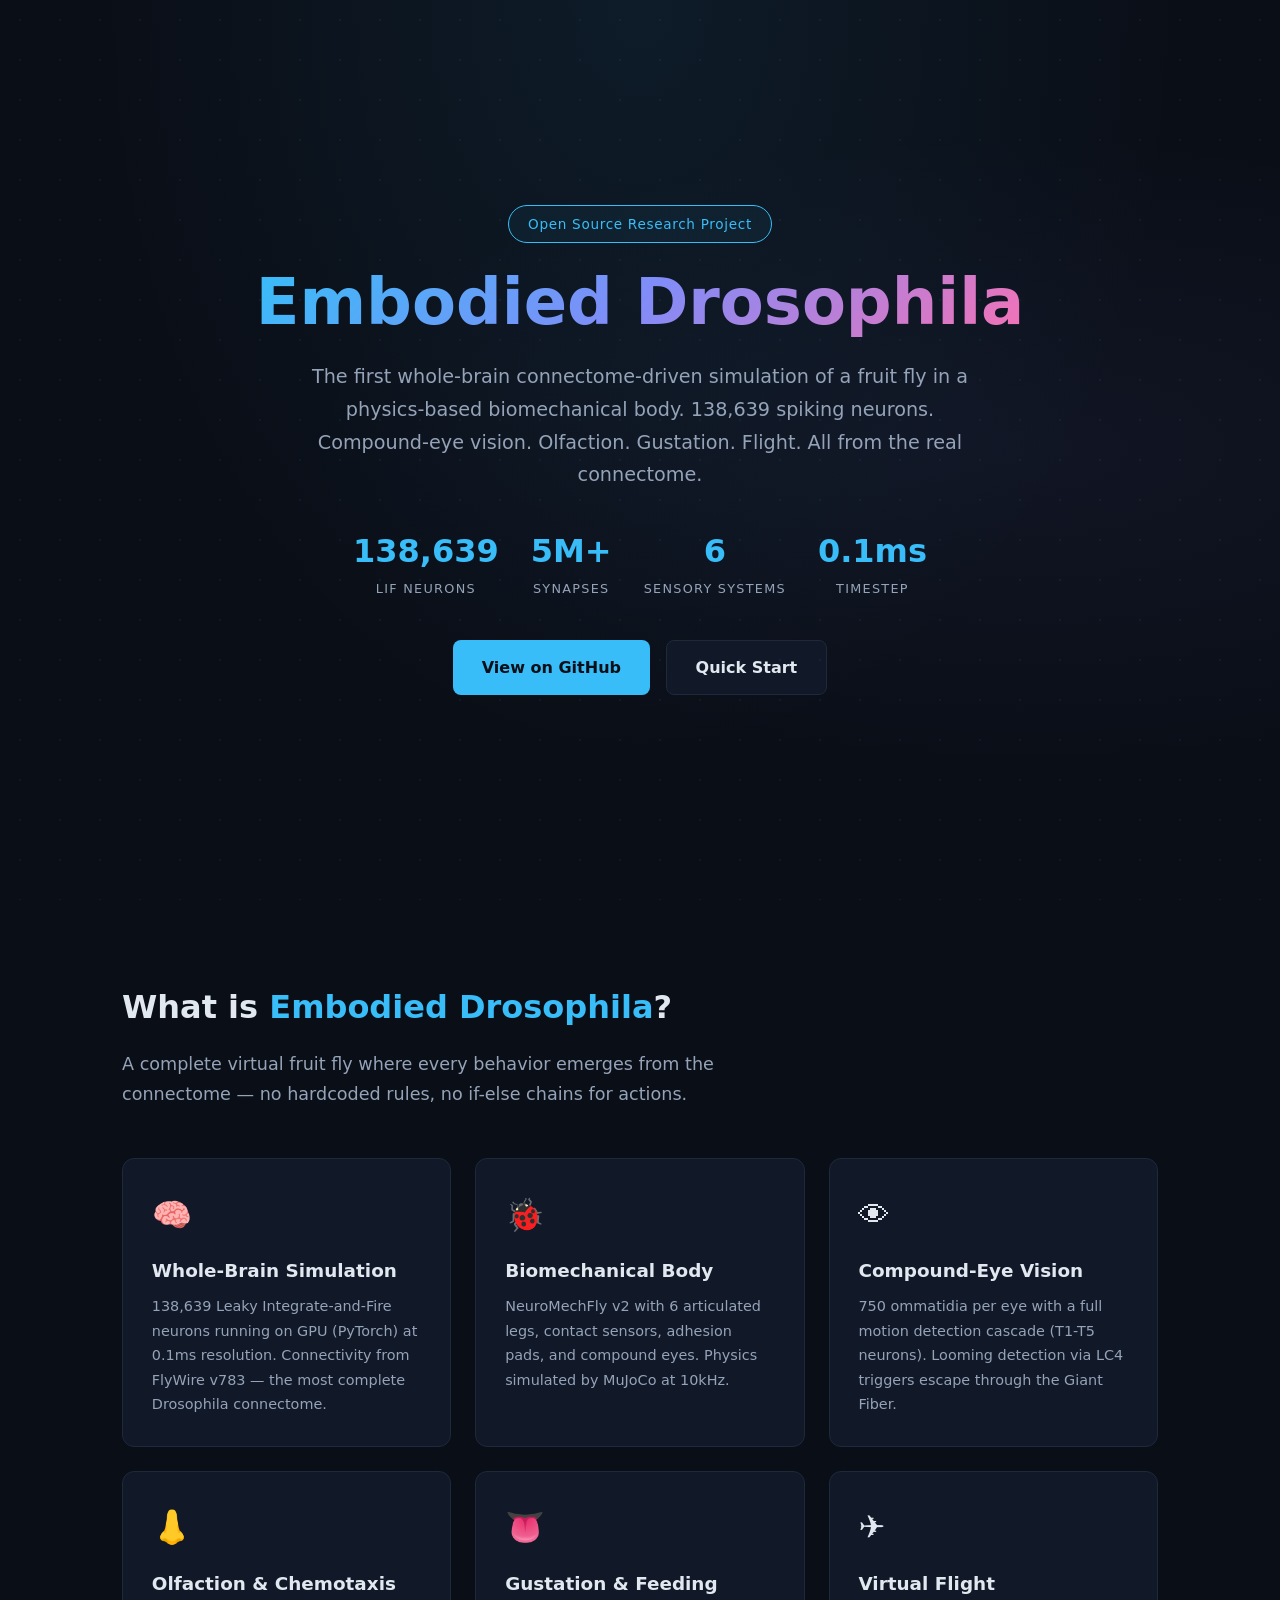
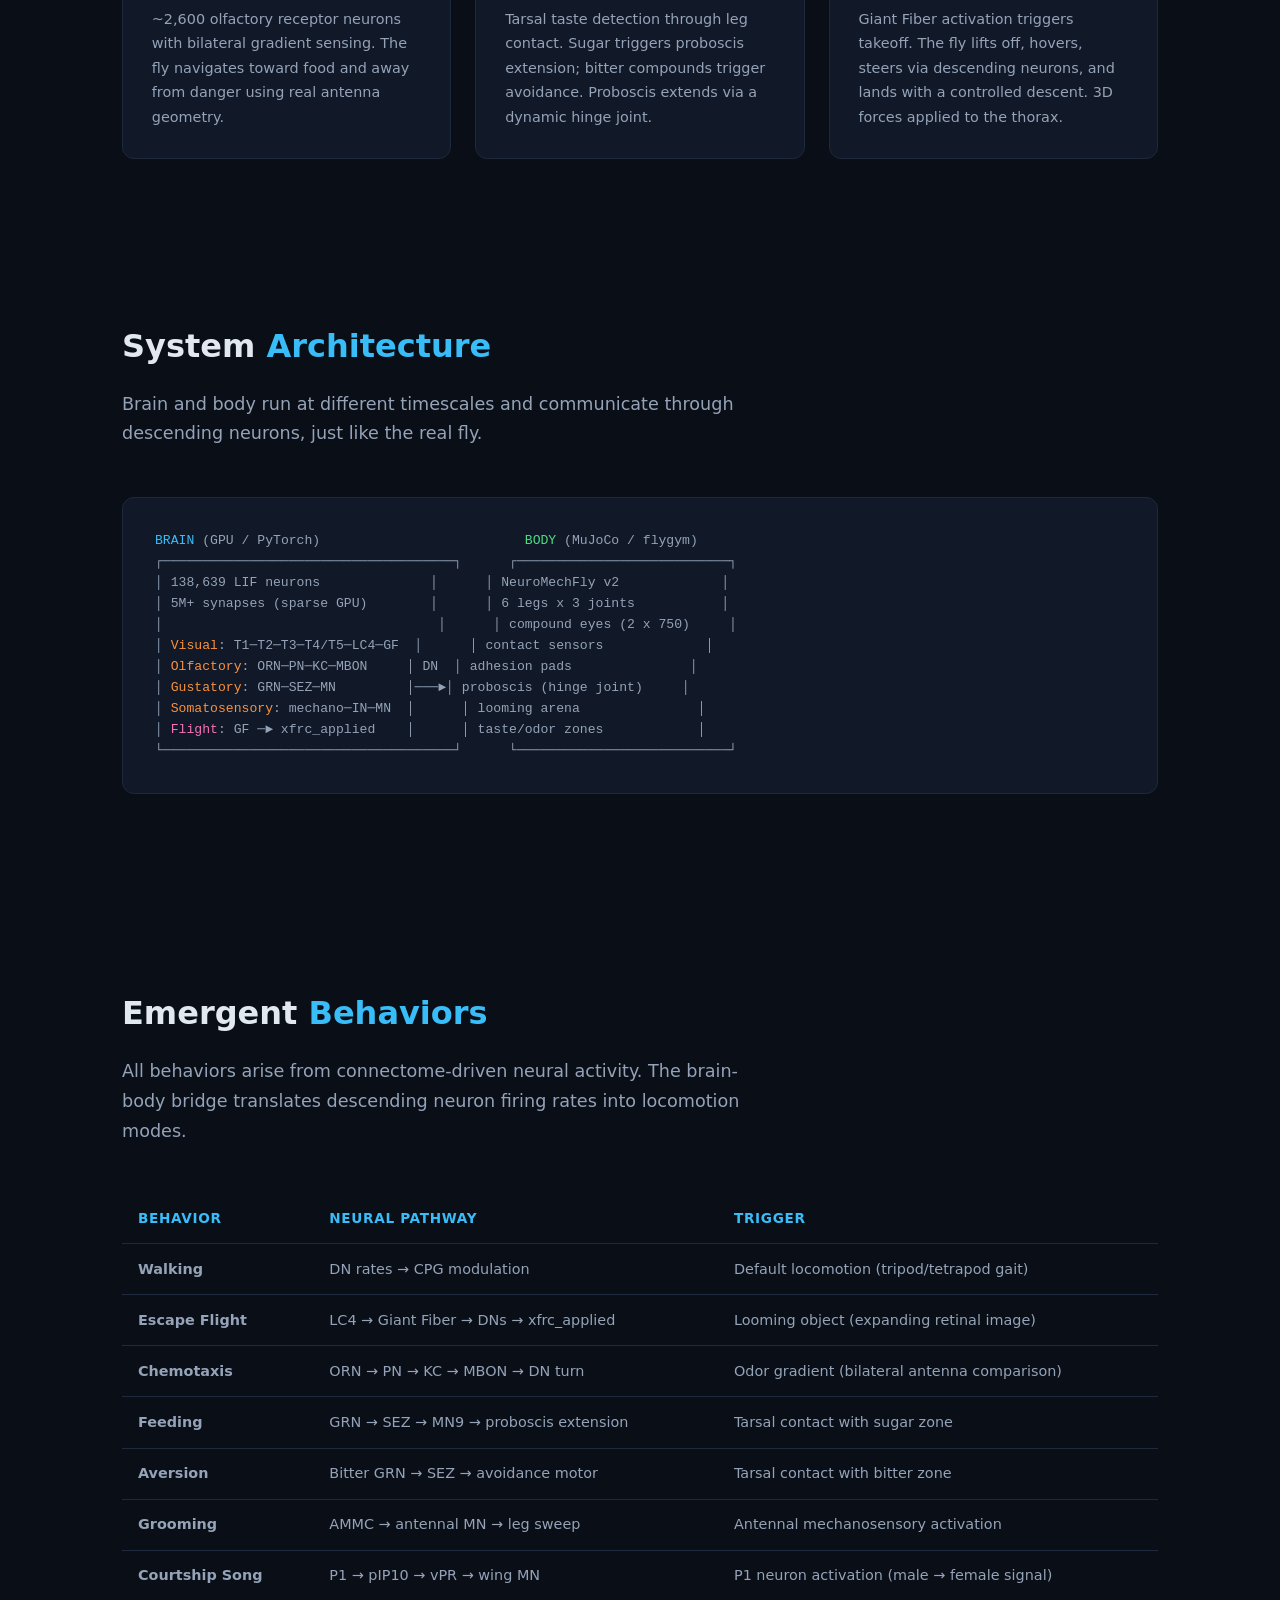
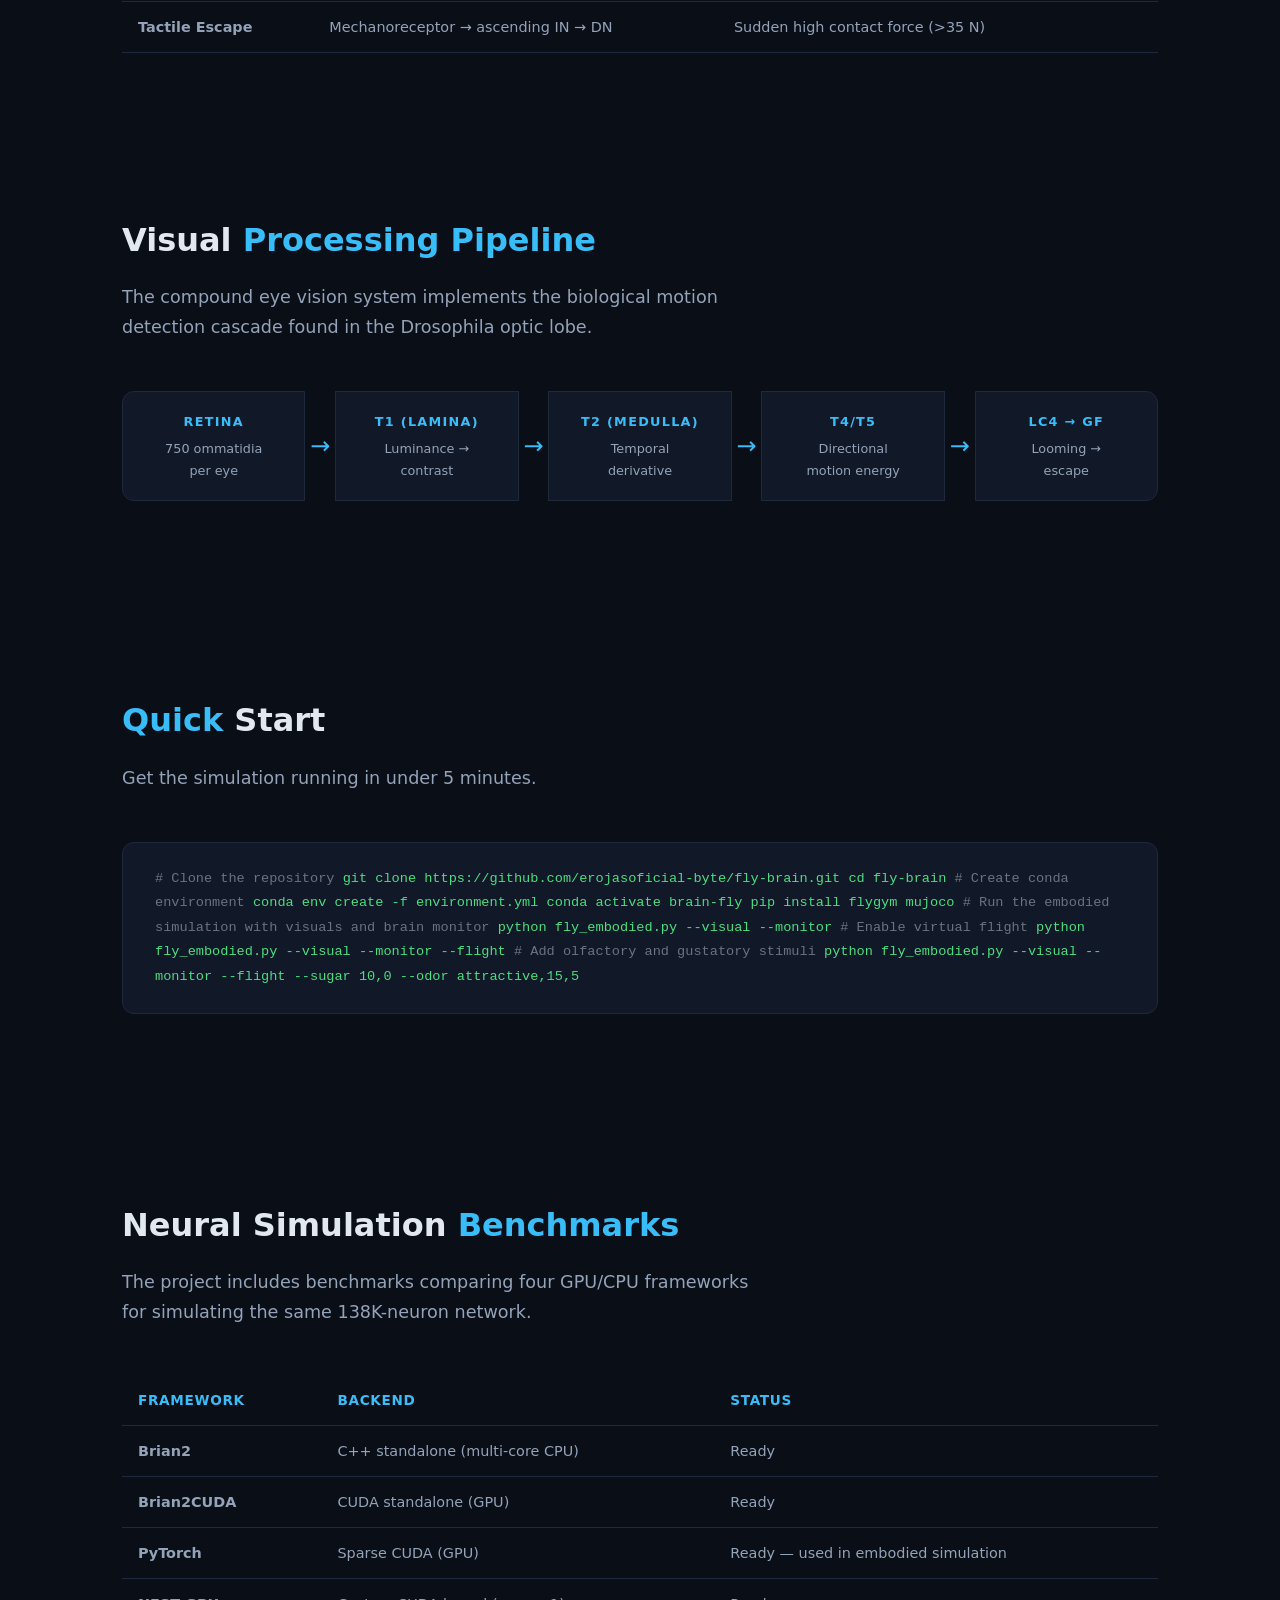
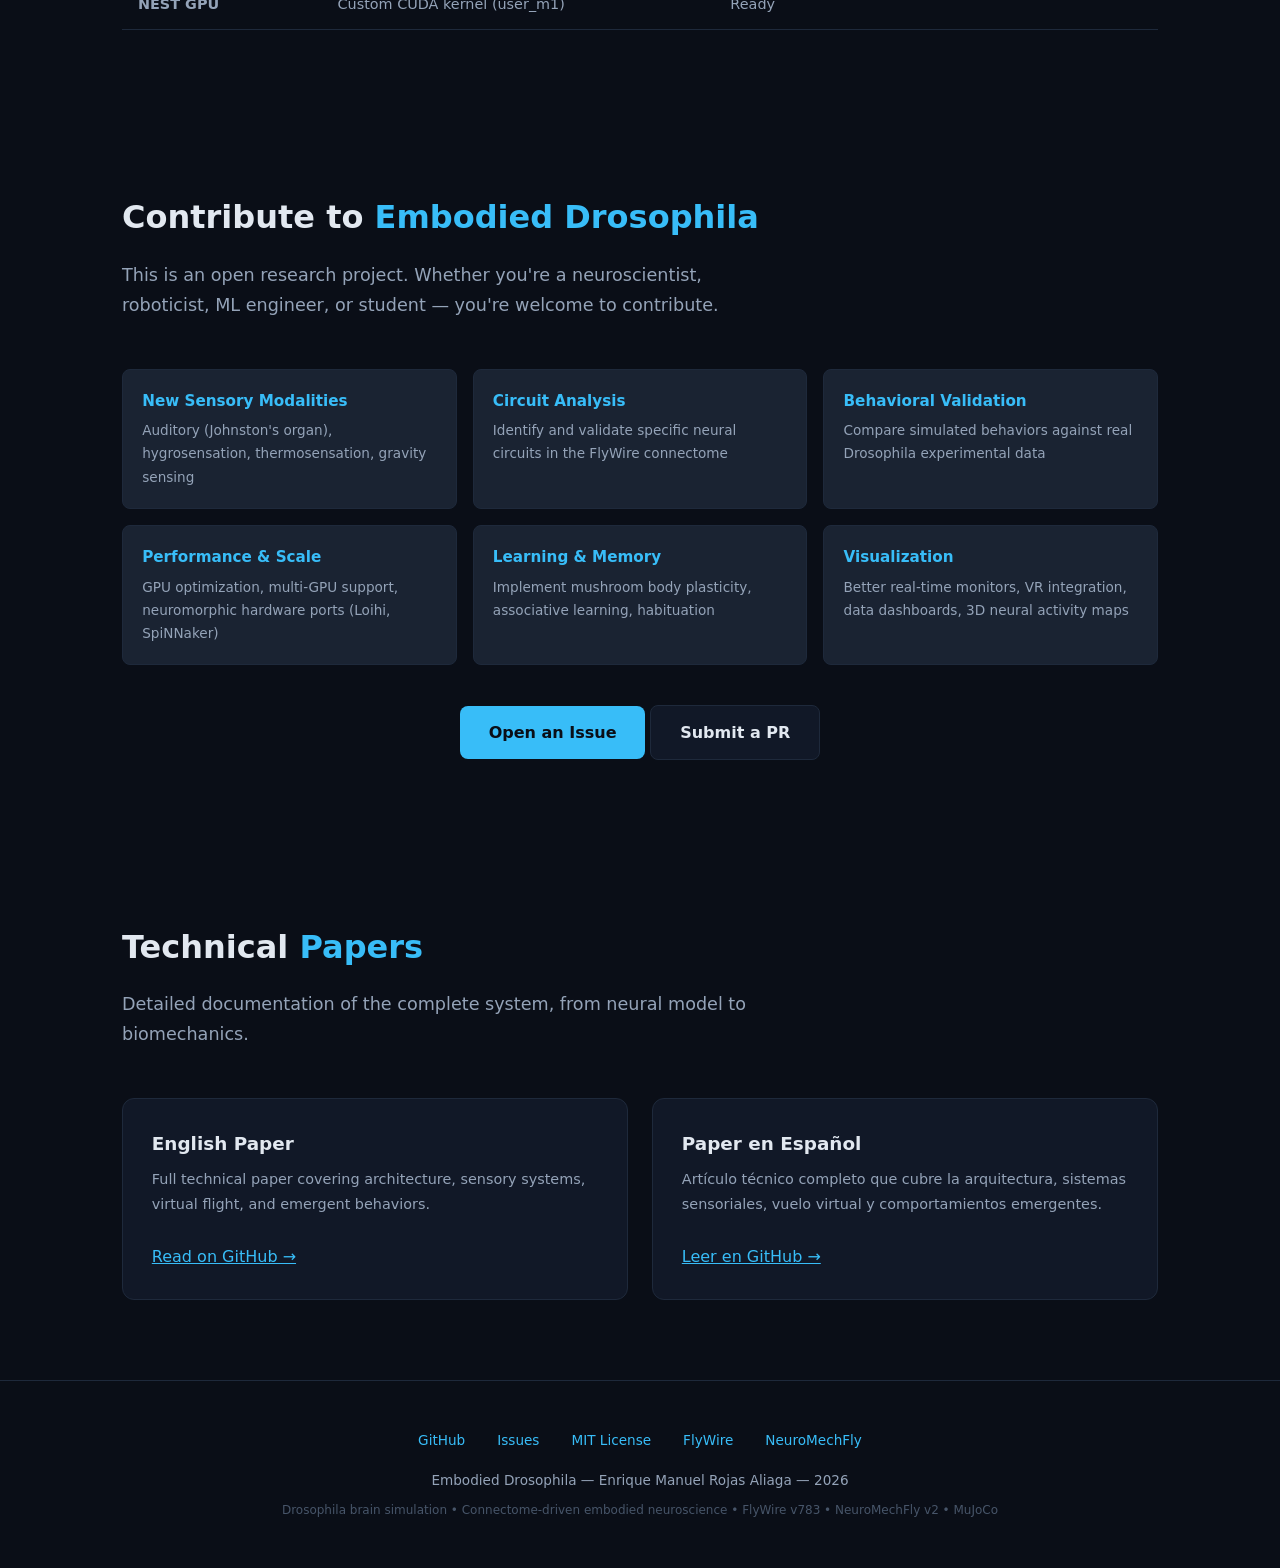
<file: fly-brain-embodied/docs/index.html>
<!DOCTYPE html>
<html lang="en">
<head>
    <meta charset="UTF-8">
    <meta name="viewport" content="width=device-width, initial-scale=1.0">
    <title>Embodied Drosophila — Whole-Brain Connectome Simulation in a Biomechanical Body</title>
    <meta name="description" content="138,639 spiking neurons from the FlyWire connectome driving a biomechanical fruit fly body with vision, olfaction, gustation, flight, and escape behaviors. Open-source GPU-accelerated simulation.">
    <meta name="keywords" content="Drosophila, fruit fly, brain simulation, connectome, spiking neural network, NeuroMechFly, MuJoCo, embodied neuroscience, computational neuroscience, FlyWire, whole-brain model, virtual flight, escape behavior, Giant Fiber, GPU simulation, PyTorch, LIF neurons">
    <meta name="author" content="E. Rojas — Enrique Manuel Rojas Aliaga">
    <meta name="robots" content="index, follow">
    <link rel="canonical" href="https://erojasoficial-byte.github.io/fly-brain/">

    <!-- Open Graph -->
    <meta property="og:title" content="Embodied Drosophila — 138K-Neuron Brain in a Virtual Body">
    <meta property="og:description" content="The first whole-brain connectome-driven embodied fruit fly simulation. 138,639 LIF neurons on GPU connected to a biomechanical body with compound-eye vision, olfaction, gustation, flight, and emergent behaviors.">
    <meta property="og:type" content="website">
    <meta property="og:url" content="https://erojasoficial-byte.github.io/fly-brain/">

    <!-- Twitter -->
    <meta name="twitter:card" content="summary_large_image">
    <meta name="twitter:title" content="Embodied Drosophila — 138K-Neuron Brain Simulation">
    <meta name="twitter:description" content="Whole-brain connectome simulation in a physics-based biomechanical body. Open source.">

    <!-- JSON-LD Structured Data -->
    <script type="application/ld+json">
    {
        "@context": "https://schema.org",
        "@type": "SoftwareApplication",
        "name": "Embodied Drosophila",
        "description": "138,639 spiking neuron whole-brain simulation of Drosophila melanogaster connected to a biomechanical body (NeuroMechFly v2) with compound-eye vision, olfaction, gustation, somatosensation, courtship song, and virtual flight.",
        "applicationCategory": "Scientific Software",
        "operatingSystem": "Windows, Linux",
        "url": "https://github.com/erojasoficial-byte/fly-brain",
        "author": {
            "@type": "Person",
            "name": "Enrique Manuel Rojas Aliaga"
        },
        "license": "https://opensource.org/licenses/MIT",
        "programmingLanguage": ["Python", "CUDA"],
        "keywords": "Drosophila, connectome, spiking neural network, embodied neuroscience, computational neuroscience, NeuroMechFly, MuJoCo"
    }
    </script>

    <style>
        :root {
            --bg: #0a0e17;
            --bg2: #111827;
            --bg3: #1a2332;
            --text: #e2e8f0;
            --text2: #94a3b8;
            --accent: #38bdf8;
            --accent2: #818cf8;
            --green: #4ade80;
            --orange: #fb923c;
            --pink: #f472b6;
            --border: #1e293b;
        }

        * { margin: 0; padding: 0; box-sizing: border-box; }

        body {
            font-family: 'Segoe UI', system-ui, -apple-system, sans-serif;
            background: var(--bg);
            color: var(--text);
            line-height: 1.7;
            overflow-x: hidden;
        }

        /* Hero */
        .hero {
            min-height: 100vh;
            display: flex;
            flex-direction: column;
            justify-content: center;
            align-items: center;
            text-align: center;
            padding: 2rem;
            background: radial-gradient(ellipse at 50% 0%, rgba(56, 189, 248, 0.08) 0%, transparent 60%),
                        radial-gradient(ellipse at 80% 50%, rgba(129, 140, 248, 0.06) 0%, transparent 50%),
                        var(--bg);
            position: relative;
        }

        .hero::before {
            content: '';
            position: absolute;
            top: 0; left: 0; right: 0; bottom: 0;
            background-image: radial-gradient(rgba(56, 189, 248, 0.07) 1px, transparent 1px);
            background-size: 40px 40px;
            pointer-events: none;
        }

        .hero-badge {
            display: inline-block;
            padding: 0.4rem 1.2rem;
            border: 1px solid var(--accent);
            border-radius: 50px;
            color: var(--accent);
            font-size: 0.85rem;
            letter-spacing: 0.05em;
            margin-bottom: 1.5rem;
            background: rgba(56, 189, 248, 0.05);
        }

        h1 {
            font-size: clamp(2.2rem, 5vw, 4rem);
            font-weight: 800;
            line-height: 1.1;
            margin-bottom: 1.5rem;
            background: linear-gradient(135deg, #38bdf8, #818cf8, #f472b6);
            -webkit-background-clip: text;
            -webkit-text-fill-color: transparent;
            background-clip: text;
        }

        .hero p {
            font-size: 1.2rem;
            color: var(--text2);
            max-width: 700px;
            margin-bottom: 2rem;
        }

        .hero-stats {
            display: flex;
            gap: 2rem;
            flex-wrap: wrap;
            justify-content: center;
            margin-bottom: 2.5rem;
        }

        .stat {
            text-align: center;
        }

        .stat-value {
            font-size: 2rem;
            font-weight: 800;
            color: var(--accent);
        }

        .stat-label {
            font-size: 0.8rem;
            color: var(--text2);
            text-transform: uppercase;
            letter-spacing: 0.1em;
        }

        .cta-group {
            display: flex;
            gap: 1rem;
            flex-wrap: wrap;
            justify-content: center;
        }

        .btn {
            display: inline-flex;
            align-items: center;
            gap: 0.5rem;
            padding: 0.8rem 1.8rem;
            border-radius: 8px;
            font-size: 1rem;
            font-weight: 600;
            text-decoration: none;
            transition: all 0.2s;
        }

        .btn-primary {
            background: var(--accent);
            color: var(--bg);
        }

        .btn-primary:hover {
            background: #7dd3fc;
            transform: translateY(-2px);
            box-shadow: 0 8px 30px rgba(56, 189, 248, 0.3);
        }

        .btn-secondary {
            border: 1px solid var(--border);
            color: var(--text);
            background: var(--bg2);
        }

        .btn-secondary:hover {
            border-color: var(--accent);
            background: var(--bg3);
        }

        /* Sections */
        section {
            padding: 5rem 2rem;
            max-width: 1100px;
            margin: 0 auto;
        }

        h2 {
            font-size: 2rem;
            font-weight: 700;
            margin-bottom: 1rem;
            color: var(--text);
        }

        h2 span {
            color: var(--accent);
        }

        .section-sub {
            color: var(--text2);
            font-size: 1.1rem;
            margin-bottom: 3rem;
            max-width: 650px;
        }

        /* Architecture diagram */
        .arch-box {
            background: var(--bg2);
            border: 1px solid var(--border);
            border-radius: 12px;
            padding: 2rem;
            font-family: 'Cascadia Code', 'Fira Code', monospace;
            font-size: 0.82rem;
            line-height: 1.6;
            overflow-x: auto;
            white-space: pre;
            color: var(--text2);
            margin-bottom: 2rem;
        }

        .arch-box .hl { color: var(--accent); }
        .arch-box .hl2 { color: var(--green); }
        .arch-box .hl3 { color: var(--orange); }
        .arch-box .hl4 { color: var(--pink); }

        /* Feature grid */
        .features {
            display: grid;
            grid-template-columns: repeat(auto-fit, minmax(300px, 1fr));
            gap: 1.5rem;
        }

        .feature-card {
            background: var(--bg2);
            border: 1px solid var(--border);
            border-radius: 12px;
            padding: 1.8rem;
            transition: all 0.2s;
        }

        .feature-card:hover {
            border-color: var(--accent);
            transform: translateY(-3px);
            box-shadow: 0 8px 30px rgba(0,0,0,0.3);
        }

        .feature-icon {
            font-size: 2rem;
            margin-bottom: 0.8rem;
        }

        .feature-card h3 {
            font-size: 1.15rem;
            margin-bottom: 0.5rem;
            color: var(--text);
        }

        .feature-card p {
            color: var(--text2);
            font-size: 0.9rem;
        }

        /* Pipeline section */
        .pipeline {
            display: flex;
            flex-wrap: wrap;
            gap: 0;
            align-items: stretch;
            margin-bottom: 2rem;
        }

        .pipe-step {
            flex: 1;
            min-width: 150px;
            padding: 1.2rem;
            background: var(--bg2);
            border: 1px solid var(--border);
            text-align: center;
            position: relative;
        }

        .pipe-step:first-child { border-radius: 12px 0 0 12px; }
        .pipe-step:last-child { border-radius: 0 12px 12px 0; }

        .pipe-step h4 {
            color: var(--accent);
            font-size: 0.8rem;
            text-transform: uppercase;
            letter-spacing: 0.1em;
            margin-bottom: 0.3rem;
        }

        .pipe-step p {
            color: var(--text2);
            font-size: 0.8rem;
        }

        .pipe-arrow {
            display: flex;
            align-items: center;
            color: var(--accent);
            font-size: 1.5rem;
            padding: 0 0.3rem;
        }

        /* Behavior table */
        .behavior-table {
            width: 100%;
            border-collapse: collapse;
            margin-top: 1rem;
        }

        .behavior-table th,
        .behavior-table td {
            padding: 0.8rem 1rem;
            text-align: left;
            border-bottom: 1px solid var(--border);
        }

        .behavior-table th {
            color: var(--accent);
            font-weight: 600;
            font-size: 0.85rem;
            text-transform: uppercase;
            letter-spacing: 0.05em;
        }

        .behavior-table td {
            color: var(--text2);
            font-size: 0.9rem;
        }

        .behavior-table tr:hover td {
            color: var(--text);
        }

        /* Code block */
        .code-block {
            background: var(--bg2);
            border: 1px solid var(--border);
            border-radius: 12px;
            padding: 1.5rem 2rem;
            font-family: 'Cascadia Code', 'Fira Code', monospace;
            font-size: 0.85rem;
            overflow-x: auto;
            margin: 1.5rem 0;
            line-height: 1.8;
        }

        .code-block .comment { color: #6b7280; }
        .code-block .cmd { color: var(--green); }

        /* Contribute */
        .contribute-grid {
            display: grid;
            grid-template-columns: repeat(auto-fit, minmax(250px, 1fr));
            gap: 1rem;
            margin-top: 1.5rem;
        }

        .contrib-item {
            background: var(--bg3);
            border: 1px solid var(--border);
            border-radius: 8px;
            padding: 1.2rem;
        }

        .contrib-item h4 {
            color: var(--accent);
            margin-bottom: 0.3rem;
            font-size: 0.95rem;
        }

        .contrib-item p {
            color: var(--text2);
            font-size: 0.85rem;
        }

        /* Footer */
        footer {
            text-align: center;
            padding: 3rem 2rem;
            border-top: 1px solid var(--border);
            color: var(--text2);
            font-size: 0.85rem;
        }

        footer a {
            color: var(--accent);
            text-decoration: none;
        }

        footer a:hover {
            text-decoration: underline;
        }

        .footer-links {
            display: flex;
            justify-content: center;
            gap: 2rem;
            margin-bottom: 1rem;
            flex-wrap: wrap;
        }

        /* Responsive */
        @media (max-width: 768px) {
            .hero-stats { gap: 1.2rem; }
            .stat-value { font-size: 1.5rem; }
            .pipe-arrow { display: none; }
            .pipe-step { border-radius: 8px !important; }
            .pipeline { flex-direction: column; gap: 0.5rem; }
            section { padding: 3rem 1.2rem; }
        }
    </style>
</head>
<body>

<!-- ==================== HERO ==================== -->
<div class="hero">
    <span class="hero-badge">Open Source Research Project</span>
    <h1>Embodied Drosophila</h1>
    <p>The first whole-brain connectome-driven simulation of a fruit fly in a physics-based biomechanical body. 138,639 spiking neurons. Compound-eye vision. Olfaction. Gustation. Flight. All from the real connectome.</p>

    <div class="hero-stats">
        <div class="stat">
            <div class="stat-value">138,639</div>
            <div class="stat-label">LIF Neurons</div>
        </div>
        <div class="stat">
            <div class="stat-value">5M+</div>
            <div class="stat-label">Synapses</div>
        </div>
        <div class="stat">
            <div class="stat-value">6</div>
            <div class="stat-label">Sensory Systems</div>
        </div>
        <div class="stat">
            <div class="stat-value">0.1ms</div>
            <div class="stat-label">Timestep</div>
        </div>
    </div>

    <div class="cta-group">
        <a href="https://github.com/erojasoficial-byte/fly-brain" class="btn btn-primary">
            View on GitHub
        </a>
        <a href="#quickstart" class="btn btn-secondary">
            Quick Start
        </a>
    </div>
</div>

<!-- ==================== WHAT ==================== -->
<section>
    <h2>What is <span>Embodied Drosophila</span>?</h2>
    <p class="section-sub">A complete virtual fruit fly where every behavior emerges from the connectome — no hardcoded rules, no if-else chains for actions.</p>

    <div class="features">
        <div class="feature-card">
            <div class="feature-icon">&#x1F9E0;</div>
            <h3>Whole-Brain Simulation</h3>
            <p>138,639 Leaky Integrate-and-Fire neurons running on GPU (PyTorch) at 0.1ms resolution. Connectivity from FlyWire v783 — the most complete Drosophila connectome.</p>
        </div>
        <div class="feature-card">
            <div class="feature-icon">&#x1F41E;</div>
            <h3>Biomechanical Body</h3>
            <p>NeuroMechFly v2 with 6 articulated legs, contact sensors, adhesion pads, and compound eyes. Physics simulated by MuJoCo at 10kHz.</p>
        </div>
        <div class="feature-card">
            <div class="feature-icon">&#x1F441;</div>
            <h3>Compound-Eye Vision</h3>
            <p>750 ommatidia per eye with a full motion detection cascade (T1-T5 neurons). Looming detection via LC4 triggers escape through the Giant Fiber.</p>
        </div>
        <div class="feature-card">
            <div class="feature-icon">&#x1F443;</div>
            <h3>Olfaction &amp; Chemotaxis</h3>
            <p>~2,600 olfactory receptor neurons with bilateral gradient sensing. The fly navigates toward food and away from danger using real antenna geometry.</p>
        </div>
        <div class="feature-card">
            <div class="feature-icon">&#x1F445;</div>
            <h3>Gustation &amp; Feeding</h3>
            <p>Tarsal taste detection through leg contact. Sugar triggers proboscis extension; bitter compounds trigger avoidance. Proboscis extends via a dynamic hinge joint.</p>
        </div>
        <div class="feature-card">
            <div class="feature-icon">&#x2708;&#xFE0F;</div>
            <h3>Virtual Flight</h3>
            <p>Giant Fiber activation triggers takeoff. The fly lifts off, hovers, steers via descending neurons, and lands with a controlled descent. 3D forces applied to the thorax.</p>
        </div>
    </div>
</section>

<!-- ==================== ARCHITECTURE ==================== -->
<section>
    <h2>System <span>Architecture</span></h2>
    <p class="section-sub">Brain and body run at different timescales and communicate through descending neurons, just like the real fly.</p>

    <div class="arch-box"><span class="hl">BRAIN</span> (GPU / PyTorch)                          <span class="hl2">BODY</span> (MuJoCo / flygym)
&#9484;&#9472;&#9472;&#9472;&#9472;&#9472;&#9472;&#9472;&#9472;&#9472;&#9472;&#9472;&#9472;&#9472;&#9472;&#9472;&#9472;&#9472;&#9472;&#9472;&#9472;&#9472;&#9472;&#9472;&#9472;&#9472;&#9472;&#9472;&#9472;&#9472;&#9472;&#9472;&#9472;&#9472;&#9472;&#9472;&#9472;&#9472;&#9488;      &#9484;&#9472;&#9472;&#9472;&#9472;&#9472;&#9472;&#9472;&#9472;&#9472;&#9472;&#9472;&#9472;&#9472;&#9472;&#9472;&#9472;&#9472;&#9472;&#9472;&#9472;&#9472;&#9472;&#9472;&#9472;&#9472;&#9472;&#9472;&#9488;
&#9474; 138,639 LIF neurons              &#9474;      &#9474; NeuroMechFly v2             &#9474;
&#9474; 5M+ synapses (sparse GPU)        &#9474;      &#9474; 6 legs x 3 joints           &#9474;
&#9474;                                   &#9474;      &#9474; compound eyes (2 x 750)     &#9474;
&#9474; <span class="hl3">Visual</span>: T1&#9472;T2&#9472;T3&#9472;T4/T5&#9472;LC4&#9472;GF  &#9474;      &#9474; contact sensors             &#9474;
&#9474; <span class="hl3">Olfactory</span>: ORN&#9472;PN&#9472;KC&#9472;MBON     &#9474; DN  &#9474; adhesion pads               &#9474;
&#9474; <span class="hl3">Gustatory</span>: GRN&#9472;SEZ&#9472;MN         &#9474;&#9472;&#9472;&#9472;&#9658;&#9474; proboscis (hinge joint)     &#9474;
&#9474; <span class="hl3">Somatosensory</span>: mechano&#9472;IN&#9472;MN  &#9474;      &#9474; looming arena               &#9474;
&#9474; <span class="hl4">Flight</span>: GF &#9472;&#9658; xfrc_applied    &#9474;      &#9474; taste/odor zones            &#9474;
&#9492;&#9472;&#9472;&#9472;&#9472;&#9472;&#9472;&#9472;&#9472;&#9472;&#9472;&#9472;&#9472;&#9472;&#9472;&#9472;&#9472;&#9472;&#9472;&#9472;&#9472;&#9472;&#9472;&#9472;&#9472;&#9472;&#9472;&#9472;&#9472;&#9472;&#9472;&#9472;&#9472;&#9472;&#9472;&#9472;&#9472;&#9472;&#9496;      &#9492;&#9472;&#9472;&#9472;&#9472;&#9472;&#9472;&#9472;&#9472;&#9472;&#9472;&#9472;&#9472;&#9472;&#9472;&#9472;&#9472;&#9472;&#9472;&#9472;&#9472;&#9472;&#9472;&#9472;&#9472;&#9472;&#9472;&#9472;&#9496;</div>
</section>

<!-- ==================== BEHAVIORS ==================== -->
<section>
    <h2>Emergent <span>Behaviors</span></h2>
    <p class="section-sub">All behaviors arise from connectome-driven neural activity. The brain-body bridge translates descending neuron firing rates into locomotion modes.</p>

    <table class="behavior-table">
        <thead>
            <tr>
                <th>Behavior</th>
                <th>Neural Pathway</th>
                <th>Trigger</th>
            </tr>
        </thead>
        <tbody>
            <tr>
                <td><strong>Walking</strong></td>
                <td>DN rates &rarr; CPG modulation</td>
                <td>Default locomotion (tripod/tetrapod gait)</td>
            </tr>
            <tr>
                <td><strong>Escape Flight</strong></td>
                <td>LC4 &rarr; Giant Fiber &rarr; DNs &rarr; xfrc_applied</td>
                <td>Looming object (expanding retinal image)</td>
            </tr>
            <tr>
                <td><strong>Chemotaxis</strong></td>
                <td>ORN &rarr; PN &rarr; KC &rarr; MBON &rarr; DN turn</td>
                <td>Odor gradient (bilateral antenna comparison)</td>
            </tr>
            <tr>
                <td><strong>Feeding</strong></td>
                <td>GRN &rarr; SEZ &rarr; MN9 &rarr; proboscis extension</td>
                <td>Tarsal contact with sugar zone</td>
            </tr>
            <tr>
                <td><strong>Aversion</strong></td>
                <td>Bitter GRN &rarr; SEZ &rarr; avoidance motor</td>
                <td>Tarsal contact with bitter zone</td>
            </tr>
            <tr>
                <td><strong>Grooming</strong></td>
                <td>AMMC &rarr; antennal MN &rarr; leg sweep</td>
                <td>Antennal mechanosensory activation</td>
            </tr>
            <tr>
                <td><strong>Courtship Song</strong></td>
                <td>P1 &rarr; pIP10 &rarr; vPR &rarr; wing MN</td>
                <td>P1 neuron activation (male &rarr; female signal)</td>
            </tr>
            <tr>
                <td><strong>Tactile Escape</strong></td>
                <td>Mechanoreceptor &rarr; ascending IN &rarr; DN</td>
                <td>Sudden high contact force (&gt;35 N)</td>
            </tr>
        </tbody>
    </table>
</section>

<!-- ==================== VISION PIPELINE ==================== -->
<section>
    <h2>Visual <span>Processing Pipeline</span></h2>
    <p class="section-sub">The compound eye vision system implements the biological motion detection cascade found in the Drosophila optic lobe.</p>

    <div class="pipeline">
        <div class="pipe-step">
            <h4>Retina</h4>
            <p>750 ommatidia<br>per eye</p>
        </div>
        <div class="pipe-arrow">&rarr;</div>
        <div class="pipe-step">
            <h4>T1 (Lamina)</h4>
            <p>Luminance &rarr;<br>contrast</p>
        </div>
        <div class="pipe-arrow">&rarr;</div>
        <div class="pipe-step">
            <h4>T2 (Medulla)</h4>
            <p>Temporal<br>derivative</p>
        </div>
        <div class="pipe-arrow">&rarr;</div>
        <div class="pipe-step">
            <h4>T4/T5</h4>
            <p>Directional<br>motion energy</p>
        </div>
        <div class="pipe-arrow">&rarr;</div>
        <div class="pipe-step">
            <h4>LC4 &rarr; GF</h4>
            <p>Looming &rarr;<br>escape</p>
        </div>
    </div>
</section>

<!-- ==================== QUICK START ==================== -->
<section id="quickstart">
    <h2><span>Quick</span> Start</h2>
    <p class="section-sub">Get the simulation running in under 5 minutes.</p>

    <div class="code-block">
<span class="comment"># Clone the repository</span>
<span class="cmd">git clone https://github.com/erojasoficial-byte/fly-brain.git</span>
<span class="cmd">cd fly-brain</span>

<span class="comment"># Create conda environment</span>
<span class="cmd">conda env create -f environment.yml</span>
<span class="cmd">conda activate brain-fly</span>
<span class="cmd">pip install flygym mujoco</span>

<span class="comment"># Run the embodied simulation with visuals and brain monitor</span>
<span class="cmd">python fly_embodied.py --visual --monitor</span>

<span class="comment"># Enable virtual flight</span>
<span class="cmd">python fly_embodied.py --visual --monitor --flight</span>

<span class="comment"># Add olfactory and gustatory stimuli</span>
<span class="cmd">python fly_embodied.py --visual --monitor --flight --sugar 10,0 --odor attractive,15,5</span>
    </div>
</section>

<!-- ==================== BENCHMARK ==================== -->
<section>
    <h2>Neural Simulation <span>Benchmarks</span></h2>
    <p class="section-sub">The project includes benchmarks comparing four GPU/CPU frameworks for simulating the same 138K-neuron network.</p>

    <table class="behavior-table">
        <thead>
            <tr>
                <th>Framework</th>
                <th>Backend</th>
                <th>Status</th>
            </tr>
        </thead>
        <tbody>
            <tr>
                <td><strong>Brian2</strong></td>
                <td>C++ standalone (multi-core CPU)</td>
                <td>Ready</td>
            </tr>
            <tr>
                <td><strong>Brian2CUDA</strong></td>
                <td>CUDA standalone (GPU)</td>
                <td>Ready</td>
            </tr>
            <tr>
                <td><strong>PyTorch</strong></td>
                <td>Sparse CUDA (GPU)</td>
                <td>Ready &mdash; used in embodied simulation</td>
            </tr>
            <tr>
                <td><strong>NEST GPU</strong></td>
                <td>Custom CUDA kernel (user_m1)</td>
                <td>Ready</td>
            </tr>
        </tbody>
    </table>
</section>

<!-- ==================== CONTRIBUTE ==================== -->
<section>
    <h2>Contribute to <span>Embodied Drosophila</span></h2>
    <p class="section-sub">This is an open research project. Whether you're a neuroscientist, roboticist, ML engineer, or student — you're welcome to contribute.</p>

    <div class="contribute-grid">
        <div class="contrib-item">
            <h4>New Sensory Modalities</h4>
            <p>Auditory (Johnston's organ), hygrosensation, thermosensation, gravity sensing</p>
        </div>
        <div class="contrib-item">
            <h4>Circuit Analysis</h4>
            <p>Identify and validate specific neural circuits in the FlyWire connectome</p>
        </div>
        <div class="contrib-item">
            <h4>Behavioral Validation</h4>
            <p>Compare simulated behaviors against real Drosophila experimental data</p>
        </div>
        <div class="contrib-item">
            <h4>Performance &amp; Scale</h4>
            <p>GPU optimization, multi-GPU support, neuromorphic hardware ports (Loihi, SpiNNaker)</p>
        </div>
        <div class="contrib-item">
            <h4>Learning &amp; Memory</h4>
            <p>Implement mushroom body plasticity, associative learning, habituation</p>
        </div>
        <div class="contrib-item">
            <h4>Visualization</h4>
            <p>Better real-time monitors, VR integration, data dashboards, 3D neural activity maps</p>
        </div>
    </div>

    <div style="text-align: center; margin-top: 2.5rem;">
        <a href="https://github.com/erojasoficial-byte/fly-brain/issues" class="btn btn-primary">
            Open an Issue
        </a>
        <a href="https://github.com/erojasoficial-byte/fly-brain/pulls" class="btn btn-secondary">
            Submit a PR
        </a>
    </div>
</section>

<!-- ==================== PAPERS ==================== -->
<section>
    <h2>Technical <span>Papers</span></h2>
    <p class="section-sub">Detailed documentation of the complete system, from neural model to biomechanics.</p>

    <div class="features" style="grid-template-columns: 1fr 1fr;">
        <div class="feature-card">
            <h3>English Paper</h3>
            <p>Full technical paper covering architecture, sensory systems, virtual flight, and emergent behaviors.</p>
            <br>
            <a href="https://github.com/erojasoficial-byte/fly-brain/blob/main/paper_embodied_drosophila.md" style="color: var(--accent);">Read on GitHub &rarr;</a>
        </div>
        <div class="feature-card">
            <h3>Paper en Espa&ntilde;ol</h3>
            <p>Art&iacute;culo t&eacute;cnico completo que cubre la arquitectura, sistemas sensoriales, vuelo virtual y comportamientos emergentes.</p>
            <br>
            <a href="https://github.com/erojasoficial-byte/fly-brain/blob/main/paper_embodied_drosophila_es.md" style="color: var(--accent);">Leer en GitHub &rarr;</a>
        </div>
    </div>
</section>

<!-- ==================== FOOTER ==================== -->
<footer>
    <div class="footer-links">
        <a href="https://github.com/erojasoficial-byte/fly-brain">GitHub</a>
        <a href="https://github.com/erojasoficial-byte/fly-brain/issues">Issues</a>
        <a href="https://github.com/erojasoficial-byte/fly-brain/blob/main/LICENSE">MIT License</a>
        <a href="https://flywire.ai/">FlyWire</a>
        <a href="https://neuromechfly.org/">NeuroMechFly</a>
    </div>
    <p>Embodied Drosophila &mdash; Enrique Manuel Rojas Aliaga &mdash; 2026</p>
    <p style="margin-top: 0.5rem; font-size: 0.75rem; color: #475569;">
        Drosophila brain simulation &bull; Connectome-driven embodied neuroscience &bull; FlyWire v783 &bull; NeuroMechFly v2 &bull; MuJoCo
    </p>
</footer>

</body>
</html>
</file>
